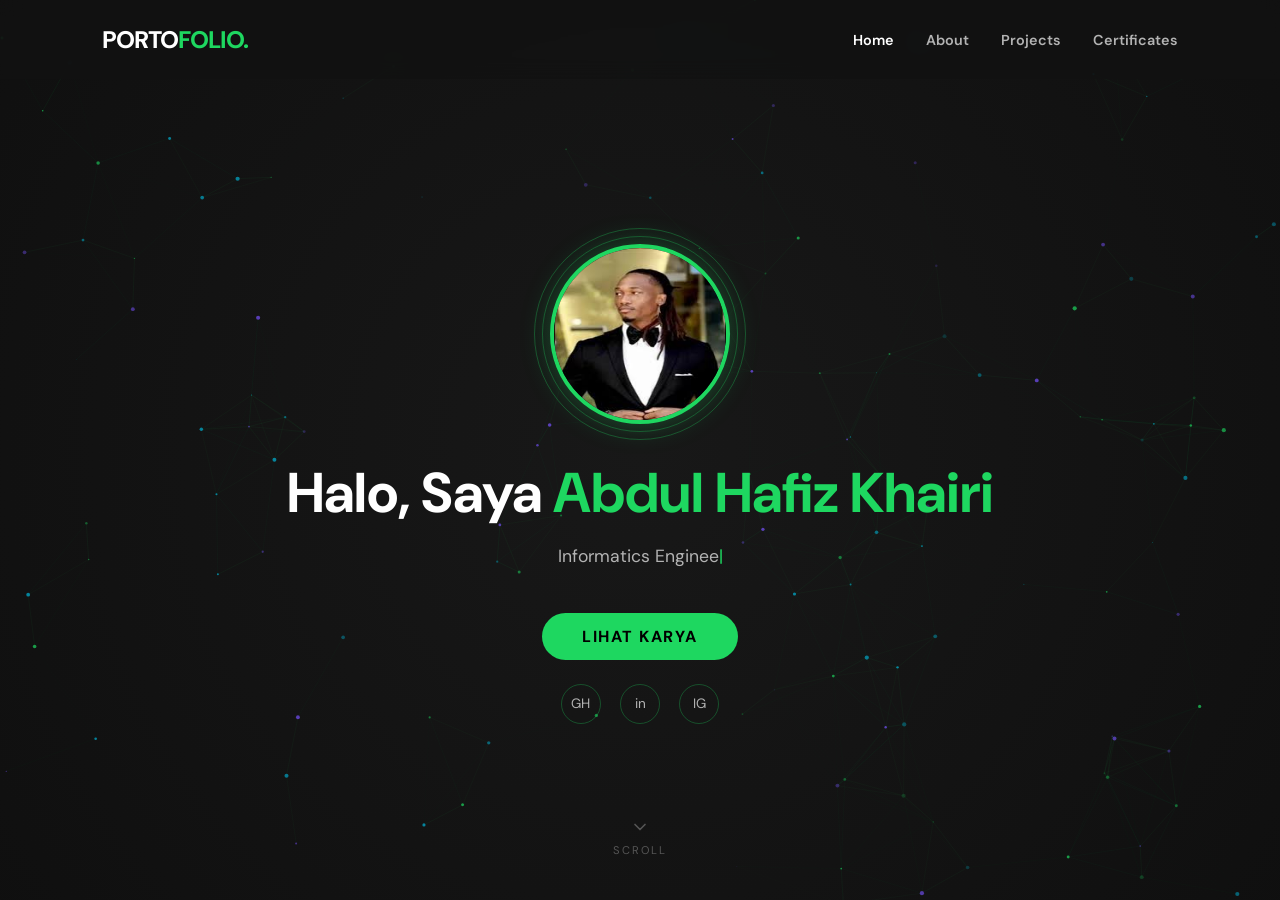
<file: index.html>
<!DOCTYPE html>
<html lang="id">
<head>
    <meta charset="UTF-8">
    <meta name="viewport" content="width=device-width, initial-scale=1.0">
    <title>Abdul Hafiz Khairi | Home</title>
    <link rel="stylesheet" href="assets/css/style.css">
    <link rel="shortcut icon" href="assets/img/favicon.ico" type="image/x-icon">
    <style>
        /* ===== HOME HERO ENHANCEMENTS ===== */
        .hero {
            position: relative;
            z-index: 1;
        }

        .hero-content {
            display: flex;
            flex-direction: column;
            align-items: center;
            animation: heroFadeUp 1s ease both;
        }

        @keyframes heroFadeUp {
            from { opacity: 0; transform: translateY(30px); }
            to   { opacity: 1; transform: translateY(0); }
        }

        /* Typing text */
        #typing-text {
            font-size: 1.1rem;
            color: #b3b3b3;
            min-height: 1.6em;
            margin-bottom: 0.5rem;
        }

        #typing-text::after {
            content: '|';
            animation: blink 0.7s step-end infinite;
            color: var(--primary-green);
        }

        @keyframes blink {
            50% { opacity: 0; }
        }

        /* Scroll indicator */
        .scroll-hint {
            position: absolute;
            bottom: 2rem;
            left: 50%;
            transform: translateX(-50%);
            display: flex;
            flex-direction: column;
            align-items: center;
            gap: 0.4rem;
            color: #555;
            font-size: 0.7rem;
            letter-spacing: 2px;
            text-transform: uppercase;
            animation: scrollBounce 2s ease-in-out infinite;
        }

        .scroll-hint svg {
            width: 20px;
            height: 20px;
            stroke: #555;
        }

        @keyframes scrollBounce {
            0%, 100% { transform: translateX(-50%) translateY(0); }
            50%       { transform: translateX(-50%) translateY(6px); }
        }

        /* Social links */
        .social-links {
            display: flex;
            gap: 1.2rem;
            margin-top: 1.5rem;
        }

        .social-links a {
            width: 40px;
            height: 40px;
            border: 1px solid rgba(30, 215, 96, 0.3);
            border-radius: 50%;
            display: flex;
            align-items: center;
            justify-content: center;
            color: #b3b3b3;
            text-decoration: none;
            font-size: 0.85rem;
            transition: all 0.3s;
        }

        .social-links a:hover {
            border-color: var(--primary-green);
            color: var(--primary-green);
            box-shadow: 0 0 14px rgba(30, 215, 96, 0.3);
            transform: translateY(-3px);
        }

        /* Profile image ring pulse */
        .profile-img-wrap {
            position: relative;
            display: inline-block;
            margin-bottom: 2rem;
        }

        .profile-img-wrap::before,
        .profile-img-wrap::after {
            content: '';
            position: absolute;
            inset: -8px;
            border-radius: 50%;
            border: 1px solid rgba(30, 215, 96, 0.3);
            animation: ringPulse 3s ease-out infinite;
        }

        .profile-img-wrap::after {
            inset: -16px;
            animation-delay: 1.5s;
        }

        @keyframes ringPulse {
            0%   { opacity: 0.6; transform: scale(1); }
            100% { opacity: 0;   transform: scale(1.15); }
        }

        .profile-img {
            display: block;
            margin-bottom: 0;
        }
    </style>
</head>
<body>

    <!-- Page Transition Overlay -->
    <div id="page-transition">
        <div class="pt-panel"></div>
        <div class="pt-panel"></div>
        <div class="pt-panel"></div>
        <div class="pt-panel"></div>
    </div>

    <!-- Particle Canvas -->
    <canvas id="particle-canvas"></canvas>

    <nav>
        <div class="logo">PORTO<span>FOLIO.</span></div>
        <ul>
            <li><a href="index.html" class="active">Home</a></li>
            <li><a href="about.html">About</a></li>
            <li><a href="projects.html">Projects</a></li>
            <li><a href="certificate.html">Certificates</a></li>
        </ul>
        <button class="nav-toggle" id="nav-toggle" aria-label="Toggle menu">
            <span></span><span></span><span></span>
        </button>
    </nav>

    <!-- Mobile Drawer -->
    <div id="nav-backdrop" class="nav-backdrop"></div>
    <div id="nav-drawer" class="nav-drawer">
        <div class="drawer-logo">BIO<span>DATA.</span></div>
        <ul>
            <li><a href="index.html" class="active">Home</a></li>
            <li><a href="about.html">About</a></li>
            <li><a href="projects.html">Projects</a></li>
            <li><a href="certificate.html">Certificates</a></li>
        </ul>
    </div>

    <section class="hero">
        <div class="hero-content">
            <div class="profile-img-wrap">
                <img src="assets/img/profile.jpg" alt="Profile" class="profile-img">
            </div>
            <h1>Halo, Saya <span class="highlight">Abdul Hafiz Khairi</span></h1>
            <p id="typing-text"></p>
            <a href="projects.html" class="btn">Lihat Karya</a>

            <div class="social-links">
                <a href="#" title="GitHub">GH</a>
                <a href="#" title="LinkedIn">in</a>
                <a href="#" title="Instagram">IG</a>
            </div>
        </div>

        <div class="scroll-hint">
            <svg viewBox="0 0 24 24" fill="none" stroke-width="2" stroke-linecap="round" stroke-linejoin="round">
                <polyline points="6 9 12 15 18 9"></polyline>
            </svg>
            scroll
        </div>
    </section>

    <script src="assets/js/script.js"></script>
</body>
</html>
</file>
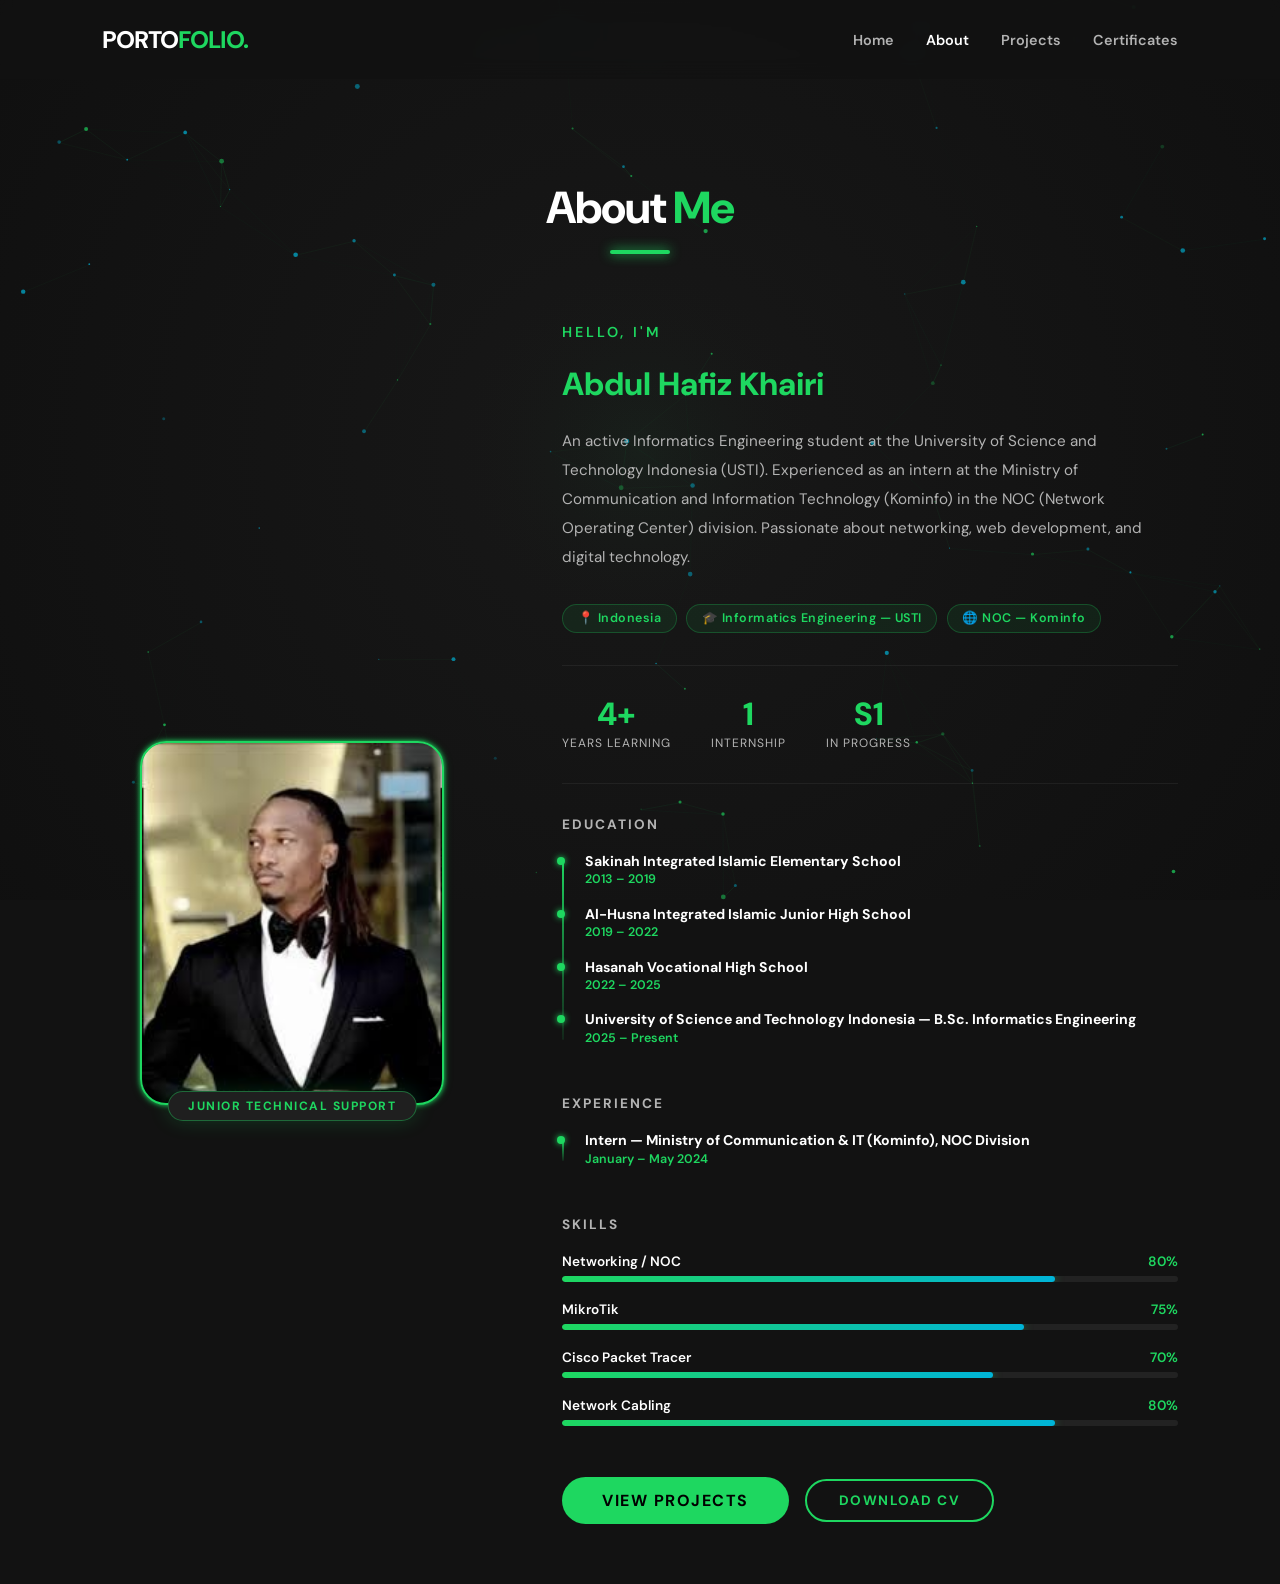
<file: about.html>
<!DOCTYPE html>
<html lang="id">
<head>
    <meta charset="UTF-8">
    <meta name="viewport" content="width=device-width, initial-scale=1.0">
    <title>About | Abdul Hafiz Khairi</title>
    <link rel="stylesheet" href="assets/css/style.css">
    <link rel="shortcut icon" href="assets/img/favicon.ico" type="image/x-icon">
    <style>
        /* ===== PARTICLE CANVAS ===== */
        #about-canvas {
            position: fixed;
            top: 0; left: 0;
            width: 100%; height: 100%;
            z-index: 0;
            pointer-events: none;
        }

        /* ===== PAGE WRAPPER ===== */
        .about-page {
            position: relative;
            z-index: 1;
            min-height: 100vh;
            display: flex;
            flex-direction: column;
            justify-content: center;
            padding: 100px 8% 60px;
        }

        /* ===== SECTION TITLE ===== */
        .section-title {
            text-align: center;
            margin-bottom: 4rem;
        }

        .section-title h2 {
            font-size: 2.8rem;
            font-weight: 800;
            letter-spacing: -1px;
        }

        .section-title .underline {
            display: inline-block;
            width: 60px;
            height: 4px;
            background: var(--primary-green);
            border-radius: 2px;
            margin-top: 0.8rem;
            box-shadow: 0 0 12px var(--primary-green);
        }

        /* ===== ABOUT GRID ===== */
        .about-grid {
            display: grid;
            grid-template-columns: 380px 1fr;
            gap: 5rem;
            align-items: center;
            max-width: 1100px;
            margin: 0 auto;
        }

        /* ===== PHOTO SIDE ===== */
        .about-photo-side {
            display: flex;
            justify-content: center;
            align-items: center;
        }

        .photo-frame {
            position: relative;
            width: 300px;
            height: 360px;
        }

        /* Glowing border decoration */
        .photo-frame::before {
            content: '';
            position: absolute;
            inset: -2px;
            border-radius: 26px;
            border: 2px solid var(--primary-green);
            box-shadow: 0 0 5px var(--primary-green), 0 0 10px rgba(30, 215, 96, 0.25);
            animation: neonPulse 2.5s ease-in-out infinite;
            z-index: 2;
            pointer-events: none;
        }

        @keyframes neonPulse {
            0%, 100% {
                box-shadow: 0 0 4px var(--primary-green), 0 0 8px rgba(30, 215, 96, 0.2);
            }
            50% {
                box-shadow: 0 0 7px var(--primary-green), 0 0 14px rgba(30, 215, 96, 0.35);
            }
        }

        .about-img {
            width: 100%;
            height: 100%;
            object-fit: cover;
            object-position: center top;
            border-radius: 22px;
            display: block;
            filter: grayscale(30%);
            transition: filter 0.5s ease, transform 0.5s ease;
        }

        .photo-frame:hover .about-img {
            filter: grayscale(0%);
            transform: scale(1.02);
        }

        /* Badge floating */
        .photo-badge {
            position: absolute;
            bottom: -18px;
            left: 50%;
            transform: translateX(-50%);
            background: #1f1f1f;
            border: 1px solid rgba(30, 215, 96, 0.4);
            color: var(--primary-green);
            font-size: 0.75rem;
            font-weight: 700;
            letter-spacing: 1.5px;
            text-transform: uppercase;
            padding: 0.4rem 1.2rem;
            border-radius: 500px;
            white-space: nowrap;
            box-shadow: 0 0 20px rgba(30, 215, 96, 0.2);
            z-index: 3;
        }

        /* ===== TEXT SIDE ===== */
        .about-text-side {
            display: flex;
            flex-direction: column;
            gap: 1.5rem;
        }

        .about-text-side .greeting {
            font-size: 0.9rem;
            font-weight: 600;
            letter-spacing: 3px;
            text-transform: uppercase;
            color: var(--primary-green);
        }

        .about-text-side h3 {
            font-size: 2rem;
            font-weight: 800;
            line-height: 1.2;
        }

        .about-text-side p {
            color: #b3b3b3;
            line-height: 1.9;
            font-size: 0.95rem;
        }

        /* Info chips */
        .info-chips {
            display: flex;
            flex-wrap: wrap;
            gap: 0.6rem;
            margin-top: 0.5rem;
        }

        .chip {
            background: rgba(30, 215, 96, 0.08);
            border: 1px solid rgba(30, 215, 96, 0.25);
            color: var(--primary-green);
            font-size: 0.78rem;
            font-weight: 600;
            padding: 0.35rem 0.9rem;
            border-radius: 500px;
            letter-spacing: 0.5px;
        }

        /* ===== SKILL BARS ===== */
        .skills-section {
            margin-top: 0.5rem;
        }

        .skills-section h4 {
            font-size: 0.85rem;
            font-weight: 700;
            letter-spacing: 2px;
            text-transform: uppercase;
            color: #b3b3b3;
            margin-bottom: 1.2rem;
        }

        .skill-item {
            margin-bottom: 1.2rem;
        }

        .skill-info {
            display: flex;
            justify-content: space-between;
            margin-bottom: 6px;
            font-size: 0.85rem;
            font-weight: 600;
        }

        .skill-info span:last-child {
            color: var(--primary-green);
        }

        .skill-bar {
            width: 100%;
            height: 6px;
            background: rgba(255,255,255,0.07);
            border-radius: 10px;
            overflow: hidden;
        }

        .skill-per {
            height: 100%;
            background: linear-gradient(90deg, var(--primary-green), #00b4d8);
            width: 0;
            border-radius: 10px;
            transition: width 1.6s cubic-bezier(0.1, 0, 0.2, 1);
            box-shadow: 0 0 10px rgba(30, 215, 96, 0.5);
        }

        /* CTA Button */
        .about-cta {
            display: flex;
            gap: 1rem;
            margin-top: 0.5rem;
            flex-wrap: wrap;
            align-items: center;
        }

        /* Reset margin-top dari .btn global saat di dalam about-cta */
        .about-cta .btn {
            margin-top: 0;
        }

        .btn-outline {
            display: inline-block;
            border: 2px solid var(--primary-green);
            color: var(--primary-green);
            padding: 0.7rem 2rem;
            border-radius: 500px;
            text-decoration: none;
            font-weight: 700;
            font-size: 0.85rem;
            text-transform: uppercase;
            letter-spacing: 1.5px;
            transition: background 0.3s, color 0.3s, transform 0.3s;
        }

        .btn-outline:hover {
            background: var(--primary-green);
            color: #000;
            transform: scale(1.04);
        }

        /* ===== STATS ROW ===== */
        .stats-row {
            display: flex;
            gap: 2.5rem;
            padding: 2rem 0;
            border-top: 1px solid rgba(255,255,255,0.06);
            border-bottom: 1px solid rgba(255,255,255,0.06);
            margin-top: 0.5rem;
        }

        .stat-item {
            text-align: center;
        }

        .stat-item .num {
            font-size: 2rem;
            font-weight: 800;
            color: var(--primary-green);
            line-height: 1;
        }

        .stat-item .label {
            font-size: 0.75rem;
            color: #b3b3b3;
            margin-top: 0.3rem;
            letter-spacing: 1px;
            text-transform: uppercase;
        }

        /* ===== TIMELINE ===== */
        .timeline-section {
            margin-top: 0.5rem;
        }

        .timeline-section h4 {
            font-size: 0.85rem;
            font-weight: 700;
            letter-spacing: 2px;
            text-transform: uppercase;
            color: #b3b3b3;
            margin-bottom: 1.2rem;
        }

        .timeline {
            position: relative;
            padding-left: 1.4rem;
        }

        .timeline::before {
            content: '';
            position: absolute;
            left: 0;
            top: 6px;
            bottom: 6px;
            width: 2px;
            background: linear-gradient(to bottom, var(--primary-green), rgba(30,215,96,0.1));
            border-radius: 2px;
        }

        .tl-item {
            position: relative;
            margin-bottom: 1.1rem;
        }

        .tl-item::before {
            content: '';
            position: absolute;
            left: -1.75rem;
            top: 5px;
            width: 8px;
            height: 8px;
            border-radius: 50%;
            background: var(--primary-green);
            box-shadow: 0 0 6px var(--primary-green);
        }

        .tl-title {
            font-size: 0.88rem;
            font-weight: 700;
            color: #fff;
            line-height: 1.3;
        }

        .tl-sub {
            font-size: 0.78rem;
            color: var(--primary-green);
            font-weight: 600;
            margin-top: 1px;
        }

        /* ===== RESPONSIVE ===== */
        @media (max-width: 900px) {
            .about-grid {
                grid-template-columns: 1fr;
                gap: 3rem;
            }
            .about-photo-side {
                justify-content: center;
            }
            .about-text-side {
                text-align: center;
            }
            .info-chips, .about-cta, .stats-row {
                justify-content: center;
            }
        }

        @media (max-width: 480px) {
            .photo-frame { width: 240px; height: 290px; }
            .about-text-side h3 { font-size: 1.6rem; }
        }
    </style>
</head>
<body>

    <!-- Page Transition Overlay -->
    <div id="page-transition">
        <div class="pt-panel"></div>
        <div class="pt-panel"></div>
        <div class="pt-panel"></div>
        <div class="pt-panel"></div>
    </div>

    <!-- Particle Canvas -->
    <canvas id="about-canvas"></canvas>

    <nav>
        <div class="logo">PORTO<span>FOLIO.</span></div>
        <ul>
            <li><a href="index.html">Home</a></li>
            <li><a href="about.html" class="active">About</a></li>
            <li><a href="projects.html">Projects</a></li>
            <li><a href="certificate.html">Certificates</a></li>
        </ul>
    </nav>

    <div class="about-page">

        <div class="section-title">
            <h2>About <span class="highlight">Me</span></h2>
            <div class="underline"></div>
        </div>

        <div class="about-grid">

            <!-- FOTO -->
            <div class="about-photo-side">
                <div class="photo-frame">
                    <img src="assets/img/profile.jpg" alt="Profile Photo" class="about-img">
                    <span class="photo-badge">Junior Technical Support</span>
                </div>
            </div>

            <!-- TEKS -->
            <div class="about-text-side">
                <span class="greeting">Hello, I'm</span>
                <h3><span class="highlight">Abdul Hafiz Khairi</span></h3>
                <p>
                    An active Informatics Engineering student at the University of Science and Technology Indonesia (USTI).
                    Experienced as an intern at the Ministry of Communication and Information Technology (Kominfo)
                    in the NOC (Network Operating Center) division.
                    Passionate about networking, web development, and digital technology.
                </p>

                <div class="info-chips">
                    <span class="chip">📍 Indonesia</span>
                    <span class="chip">🎓 Informatics Engineering — USTI</span>
                    <span class="chip">🌐 NOC — Kominfo</span>
                </div>

                <div class="stats-row">
                    <div class="stat-item">
                        <div class="num">4+</div>
                        <div class="label">Years Learning</div>
                    </div>
                    <div class="stat-item">
                        <div class="num">1</div>
                        <div class="label">Internship</div>
                    </div>
                    <div class="stat-item">
                        <div class="num">S1</div>
                        <div class="label">In Progress</div>
                    </div>
                </div>

                <!-- RIWAYAT PENDIDIKAN -->
                <div class="timeline-section">
                    <h4>Education</h4>
                    <div class="timeline">
                        <div class="tl-item">
                            <div class="tl-title">Sakinah Integrated Islamic Elementary School</div>
                            <div class="tl-sub">2013 – 2019</div>
                        </div>
                        <div class="tl-item">
                            <div class="tl-title">Al-Husna Integrated Islamic Junior High School</div>
                            <div class="tl-sub">2019 – 2022</div>
                        </div>
                        <div class="tl-item">
                            <div class="tl-title">Hasanah Vocational High School</div>
                            <div class="tl-sub">2022 – 2025</div>
                        </div>
                        <div class="tl-item">
                            <div class="tl-title">University of Science and Technology Indonesia — B.Sc. Informatics Engineering</div>
                            <div class="tl-sub">2025 – Present</div>
                        </div>
                    </div>
                </div>

                <!-- PENGALAMAN -->
                <div class="timeline-section">
                    <h4>Experience</h4>
                    <div class="timeline">
                        <div class="tl-item">
                            <div class="tl-title">Intern — Ministry of Communication & IT (Kominfo), NOC Division</div>
                            <div class="tl-sub">January – May 2024</div>
                        </div>
                    </div>
                </div>

                <div class="skills-section">
                    <h4>Skills</h4>
                    <div class="skill-item">
                        <div class="skill-info"><span>Networking / NOC</span><span>80%</span></div>
                        <div class="skill-bar"><div class="skill-per" data-width="80"></div></div>
                    </div>
                    <div class="skill-item">
                        <div class="skill-info"><span>MikroTik</span><span>75%</span></div>
                        <div class="skill-bar"><div class="skill-per" data-width="75"></div></div>
                    </div>
                    <div class="skill-item">
                        <div class="skill-info"><span>Cisco Packet Tracer</span><span>70%</span></div>
                        <div class="skill-bar"><div class="skill-per" data-width="70"></div></div>
                    </div>
                    <div class="skill-item">
                        <div class="skill-info"><span>Network Cabling</span><span>80%</span></div>
                        <div class="skill-bar"><div class="skill-per" data-width="80"></div></div>
                    </div>
                </div>

                <div class="about-cta">
                    <a href="projects.html" class="btn">View Projects</a>
                    <a href="#" class="btn-outline">Download CV</a>
                </div>
            </div>

        </div>
    </div>

    <script src="assets/js/script.js"></script>
</body>
</html>
</file>
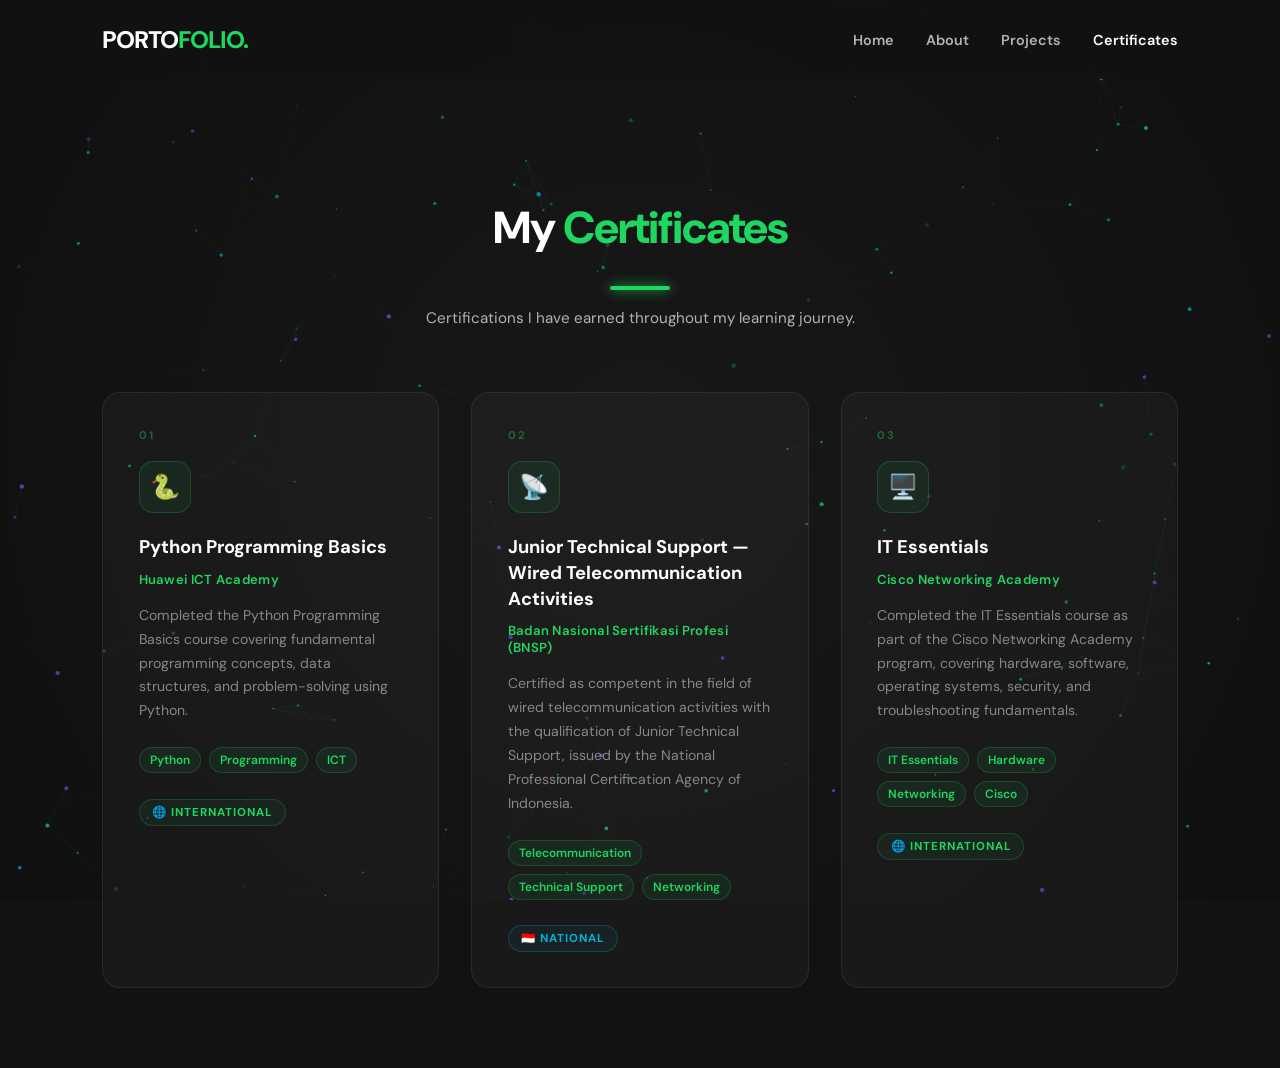
<file: certificate.html>
<!DOCTYPE html>
<html lang="en">
<head>
    <meta charset="UTF-8">
    <meta name="viewport" content="width=device-width, initial-scale=1.0">
    <title>Certificates | Abdul Hafiz Khairi</title>
    <link rel="stylesheet" href="assets/css/style.css">
    <link rel="shortcut icon" href="assets/img/favicon.ico" type="image/x-icon">
    <style>
        /* ===== CERTIFICATES PAGE ===== */
        .cert-page {
            position: relative;
            z-index: 1;
            padding: 120px 8% 80px;
        }

        .page-header {
            text-align: center;
            margin-bottom: 4rem;
            animation: fadeUp 0.8s ease both;
        }

        .page-header h1 {
            font-size: 2.8rem;
            font-weight: 800;
            letter-spacing: -1px;
        }

        .page-header p {
            color: #b3b3b3;
            margin-top: 0.8rem;
            font-size: 0.95rem;
        }

        .header-underline {
            display: inline-block;
            width: 60px;
            height: 4px;
            background: var(--primary-green);
            border-radius: 2px;
            margin-top: 0.8rem;
            box-shadow: 0 0 12px var(--primary-green);
        }

        /* ===== CERT GRID ===== */
        .cert-grid {
            display: grid;
            grid-template-columns: repeat(auto-fill, minmax(320px, 1fr));
            gap: 2rem;
            max-width: 1100px;
            margin: 0 auto;
        }

        /* ===== CERT CARD ===== */
        .cert-card {
            background: rgba(255,255,255,0.03);
            border: 1px solid rgba(255,255,255,0.07);
            border-radius: 18px;
            padding: 2.2rem;
            position: relative;
            overflow: hidden;
            opacity: 0;
            transform: translateY(24px);
            transition: border-color 0.3s, box-shadow 0.3s, transform 0.4s cubic-bezier(0.175, 0.885, 0.32, 1.275);
        }

        .cert-card.visible {
            opacity: 1;
            transform: translateY(0);
            transition: opacity 0.6s ease, transform 0.6s ease,
                        border-color 0.3s, box-shadow 0.3s;
        }

        /* Corner glow on hover */
        .cert-card::before {
            content: '';
            position: absolute;
            top: -60px; left: -60px;
            width: 180px; height: 180px;
            background: radial-gradient(circle, rgba(30,215,96,0.1) 0%, transparent 70%);
            opacity: 0;
            transition: opacity 0.4s;
            pointer-events: none;
        }

        .cert-card:hover::before { opacity: 1; }

        .cert-card:hover {
            transform: translateY(-8px);
            border-color: rgba(30, 215, 96, 0.4);
            box-shadow: 0 16px 40px rgba(30, 215, 96, 0.08);
        }

        /* Card number */
        .cert-num {
            font-size: 0.7rem;
            font-weight: 700;
            letter-spacing: 2px;
            color: rgba(30, 215, 96, 0.4);
            margin-bottom: 1.2rem;
            text-transform: uppercase;
        }

        /* Icon badge */
        .cert-icon {
            width: 52px;
            height: 52px;
            border-radius: 14px;
            background: rgba(30, 215, 96, 0.08);
            border: 1px solid rgba(30, 215, 96, 0.2);
            display: flex;
            align-items: center;
            justify-content: center;
            font-size: 1.5rem;
            margin-bottom: 1.4rem;
        }

        .cert-card h3 {
            color: #fff;
            font-size: 1.15rem;
            font-weight: 700;
            line-height: 1.4;
            margin-bottom: 0.6rem;
        }

        .cert-issuer {
            font-size: 0.82rem;
            font-weight: 600;
            color: var(--primary-green);
            margin-bottom: 1rem;
            letter-spacing: 0.3px;
        }

        .cert-desc {
            color: #888;
            font-size: 0.88rem;
            line-height: 1.7;
            margin-bottom: 1.5rem;
        }

        /* Tags */
        .cert-tags {
            display: flex;
            flex-wrap: wrap;
            gap: 8px;
            margin-bottom: 1.6rem;
        }

        .cert-tag {
            background: rgba(30, 215, 96, 0.08);
            color: var(--primary-green);
            padding: 4px 10px;
            border-radius: 500px;
            font-size: 0.75rem;
            font-weight: 600;
            border: 1px solid rgba(30, 215, 96, 0.2);
        }

        /* International badge */
        .cert-badge {
            display: inline-flex;
            align-items: center;
            gap: 0.4rem;
            background: rgba(30, 215, 96, 0.06);
            border: 1px solid rgba(30, 215, 96, 0.2);
            color: var(--primary-green);
            font-size: 0.72rem;
            font-weight: 700;
            letter-spacing: 1px;
            text-transform: uppercase;
            padding: 0.3rem 0.8rem;
            border-radius: 500px;
        }

        .cert-badge.national {
            background: rgba(0, 180, 216, 0.06);
            border-color: rgba(0, 180, 216, 0.25);
            color: #00b4d8;
        }

        @keyframes fadeUp {
            from { opacity: 0; transform: translateY(20px); }
            to   { opacity: 1; transform: translateY(0); }
        }

        @media (max-width: 600px) {
            .page-header h1 { font-size: 2rem; }
            .cert-grid { grid-template-columns: 1fr; }
        }
    </style>
</head>
<body>

    <!-- Page Transition Overlay -->
    <div id="page-transition">
        <div class="pt-panel"></div>
        <div class="pt-panel"></div>
        <div class="pt-panel"></div>
        <div class="pt-panel"></div>
    </div>

    <!-- Particle Canvas -->
    <canvas id="particle-canvas"></canvas>

    <nav>
        <div class="logo">PORTO<span>FOLIO.</span></div>
        <ul>
            <li><a href="index.html">Home</a></li>
            <li><a href="about.html">About</a></li>
            <li><a href="projects.html">Projects</a></li>
            <li><a href="certificate.html" class="active">Certificates</a></li>
        </ul>
        <button class="nav-toggle" id="nav-toggle" aria-label="Toggle menu">
            <span></span><span></span><span></span>
        </button>
    </nav>

    <!-- Mobile Drawer -->
    <div id="nav-backdrop" class="nav-backdrop"></div>
    <div id="nav-drawer" class="nav-drawer">
        <div class="drawer-logo">BIO<span>DATA.</span></div>
        <ul>
            <li><a href="index.html">Home</a></li>
            <li><a href="about.html">About</a></li>
            <li><a href="projects.html">Projects</a></li>
            <li><a href="certificate.html" class="active">Certificates</a></li>
        </ul>
    </div>

    <main class="cert-page">

        <div class="page-header">
            <h1>My <span class="highlight">Certificates</span></h1>
            <div class="header-underline"></div>
            <p>Certifications I have earned throughout my learning journey.</p>
        </div>

        <div class="cert-grid">

            <!-- CERT 1 -->
            <div class="cert-card">
                <div class="cert-num">01</div>
                <div class="cert-icon">🐍</div>
                <h3>Python Programming Basics</h3>
                <div class="cert-issuer">Huawei ICT Academy</div>
                <p class="cert-desc">
                    Completed the Python Programming Basics course covering fundamental programming
                    concepts, data structures, and problem-solving using Python.
                </p>
                <div class="cert-tags">
                    <span class="cert-tag">Python</span>
                    <span class="cert-tag">Programming</span>
                    <span class="cert-tag">ICT</span>
                </div>
                <span class="cert-badge">🌐 International</span>
            </div>

            <!-- CERT 2 -->
            <div class="cert-card">
                <div class="cert-num">02</div>
                <div class="cert-icon">📡</div>
                <h3>Junior Technical Support — Wired Telecommunication Activities</h3>
                <div class="cert-issuer">Badan Nasional Sertifikasi Profesi (BNSP)</div>
                <p class="cert-desc">
                    Certified as competent in the field of wired telecommunication activities
                    with the qualification of Junior Technical Support, issued by the National
                    Professional Certification Agency of Indonesia.
                </p>
                <div class="cert-tags">
                    <span class="cert-tag">Telecommunication</span>
                    <span class="cert-tag">Technical Support</span>
                    <span class="cert-tag">Networking</span>
                </div>
                <span class="cert-badge national">🇮🇩 National</span>
            </div>

            <!-- CERT 3 -->
            <div class="cert-card">
                <div class="cert-num">03</div>
                <div class="cert-icon">🖥️</div>
                <h3>IT Essentials</h3>
                <div class="cert-issuer">Cisco Networking Academy</div>
                <p class="cert-desc">
                    Completed the IT Essentials course as part of the Cisco Networking Academy program,
                    covering hardware, software, operating systems, security, and troubleshooting fundamentals.
                </p>
                <div class="cert-tags">
                    <span class="cert-tag">IT Essentials</span>
                    <span class="cert-tag">Hardware</span>
                    <span class="cert-tag">Networking</span>
                    <span class="cert-tag">Cisco</span>
                </div>
                <span class="cert-badge">🌐 International</span>
            </div>

        </div>
    </main>

    <script src="assets/js/script.js"></script>
    <script>
        // Staggered card entrance
        const cards = document.querySelectorAll('.cert-card');
        const observer = new IntersectionObserver((entries) => {
            entries.forEach(entry => {
                if (entry.isIntersecting) {
                    const idx = Array.from(cards).indexOf(entry.target);
                    setTimeout(() => entry.target.classList.add('visible'), 100 * idx);
                    observer.unobserve(entry.target);
                }
            });
        }, { threshold: 0.1 });

        cards.forEach(card => observer.observe(card));
    </script>
</body>
</html>
</file>
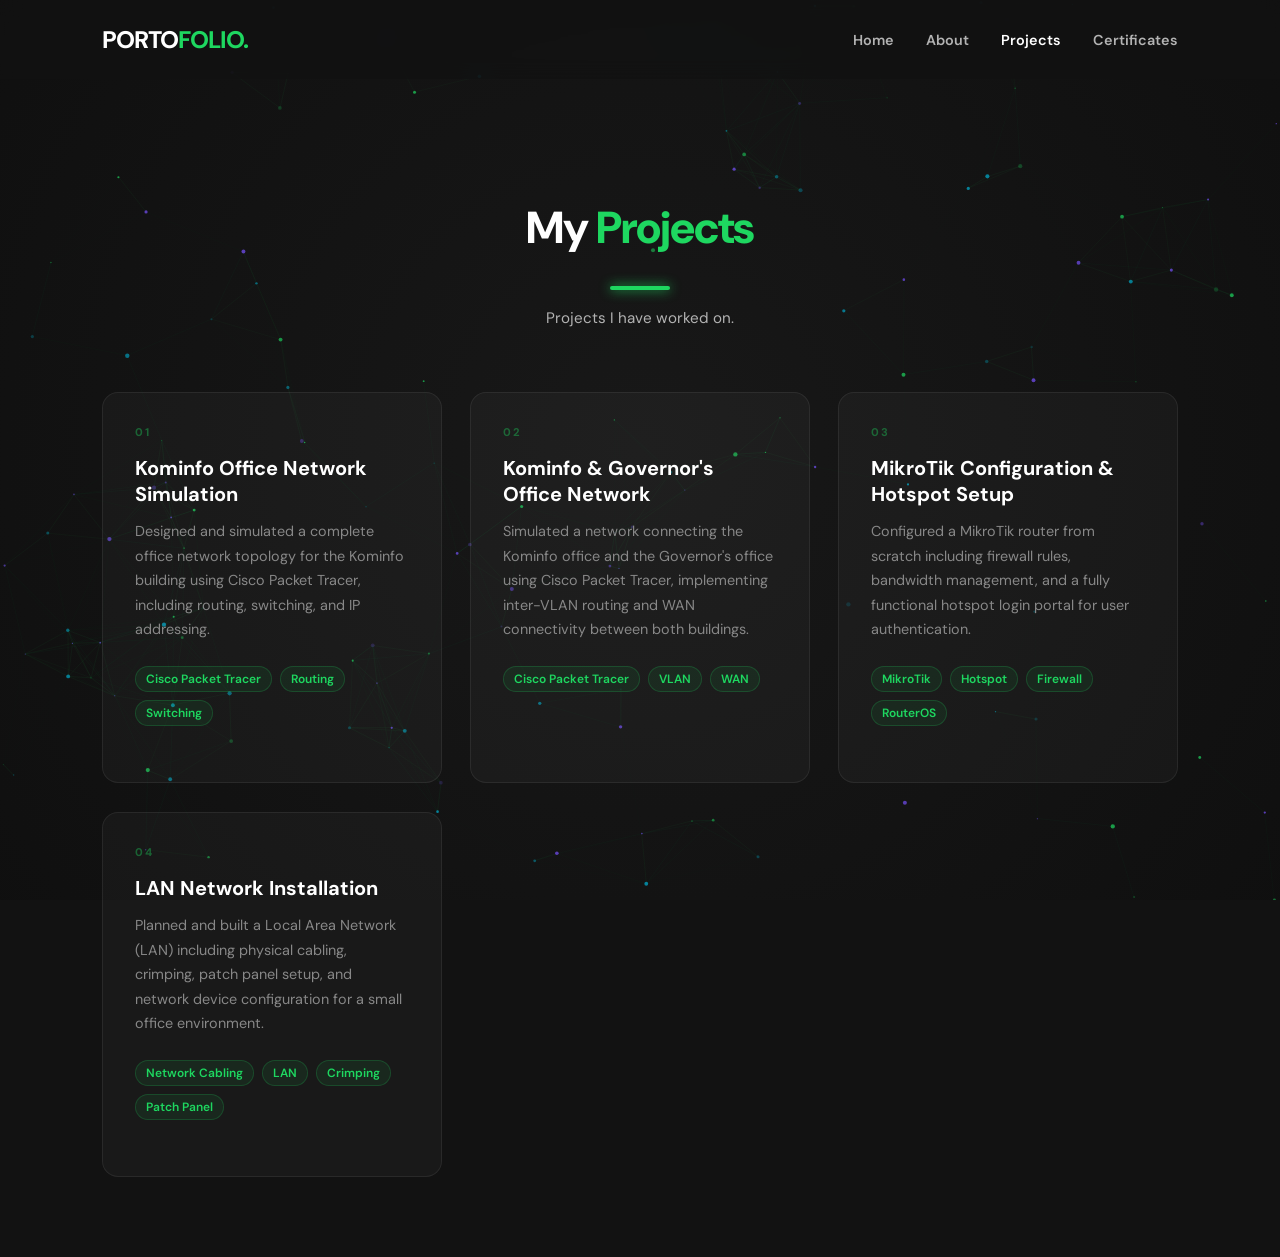
<file: projects.html>
<!DOCTYPE html>
<html lang="id">
<head>
    <meta charset="UTF-8">
    <meta name="viewport" content="width=device-width, initial-scale=1.0">
    <title>Projects | Abdul Hafiz Khairi</title>
    <link rel="stylesheet" href="assets/css/style.css">
    <link rel="shortcut icon" href="assets/img/favicon.ico" type="image/x-icon">
    <style>
        /* ===== PROJECTS PAGE ===== */
        .projects-page {
            position: relative;
            z-index: 1;
            padding: 120px 8% 80px;
        }

        .page-header {
            text-align: center;
            margin-bottom: 4rem;
            animation: fadeUp 0.8s ease both;
        }

        .page-header h1 {
            font-size: 2.8rem;
            font-weight: 800;
            letter-spacing: -1px;
        }

        .page-header p {
            color: #b3b3b3;
            margin-top: 0.8rem;
            font-size: 0.95rem;
        }

        .header-underline {
            display: inline-block;
            width: 60px;
            height: 4px;
            background: var(--primary-green);
            border-radius: 2px;
            margin-top: 0.8rem;
            box-shadow: 0 0 12px var(--primary-green);
        }

        /* Filter tabs */
        .filter-tabs {
            display: flex;
            justify-content: center;
            gap: 0.6rem;
            margin-bottom: 3rem;
            flex-wrap: wrap;
            animation: fadeUp 0.8s 0.1s ease both;
        }

        .filter-btn {
            background: transparent;
            border: 1px solid rgba(255,255,255,0.1);
            color: #b3b3b3;
            padding: 0.45rem 1.2rem;
            border-radius: 500px;
            font-size: 0.8rem;
            font-weight: 600;
            cursor: pointer;
            transition: all 0.3s;
            letter-spacing: 0.5px;
        }

        .filter-btn:hover,
        .filter-btn.active {
            background: var(--primary-green);
            border-color: var(--primary-green);
            color: #000;
        }

        /* Project grid */
        .project-grid {
            display: grid;
            grid-template-columns: repeat(auto-fill, minmax(300px, 1fr));
            gap: 1.8rem;
        }

        .project-card {
            background: rgba(255,255,255,0.03);
            border: 1px solid rgba(255,255,255,0.07);
            border-radius: 16px;
            padding: 2rem;
            position: relative;
            overflow: hidden;
            transition: transform 0.4s cubic-bezier(0.175, 0.885, 0.32, 1.275),
                        border-color 0.3s, box-shadow 0.3s;
            opacity: 0;
            transform: translateY(24px);
        }

        .project-card.visible {
            opacity: 1;
            transform: translateY(0);
            transition: opacity 0.6s ease, transform 0.6s ease,
                        border-color 0.3s, box-shadow 0.3s;
        }

        /* Glow top-left corner on hover */
        .project-card::before {
            content: '';
            position: absolute;
            top: -60px; left: -60px;
            width: 160px; height: 160px;
            background: radial-gradient(circle, rgba(30,215,96,0.12) 0%, transparent 70%);
            opacity: 0;
            transition: opacity 0.4s;
            pointer-events: none;
        }

        .project-card:hover::before { opacity: 1; }

        .project-card:hover {
            transform: translateY(-8px);
            border-color: rgba(30, 215, 96, 0.4);
            box-shadow: 0 16px 40px rgba(30, 215, 96, 0.08);
        }

        /* Card number */
        .card-num {
            font-size: 0.7rem;
            font-weight: 700;
            letter-spacing: 2px;
            color: rgba(30, 215, 96, 0.4);
            margin-bottom: 1rem;
        }

        .project-card h3 {
            color: #fff;
            margin-bottom: 0.8rem;
            font-size: 1.25rem;
            font-weight: 700;
        }

        .project-card p {
            color: #888;
            line-height: 1.7;
            margin-bottom: 1.5rem;
            font-size: 0.9rem;
        }

        .tech-stack {
            display: flex;
            flex-wrap: wrap;
            gap: 8px;
            margin-bottom: 1.5rem;
        }

        .tech-tag {
            background: rgba(30, 215, 96, 0.08);
            color: var(--primary-green);
            padding: 4px 10px;
            border-radius: 500px;
            font-size: 0.75rem;
            font-weight: 600;
            border: 1px solid rgba(30, 215, 96, 0.2);
        }

        .card-links {
            display: flex;
            gap: 0.8rem;
        }

        .card-link {
            font-size: 0.78rem;
            font-weight: 700;
            letter-spacing: 1px;
            text-transform: uppercase;
            text-decoration: none;
            color: var(--primary-green);
            border-bottom: 1px solid rgba(30,215,96,0.3);
            padding-bottom: 1px;
            transition: border-color 0.3s;
        }

        .card-link:hover { border-color: var(--primary-green); }

        .card-link.secondary {
            color: #888;
            border-color: rgba(255,255,255,0.1);
        }

        .card-link.secondary:hover { color: #fff; border-color: #fff; }

        /* Card hide/show saat filter */
        .project-card.hidden {
            display: none;
        }

        @keyframes fadeUp {
            from { opacity: 0; transform: translateY(20px); }
            to   { opacity: 1; transform: translateY(0); }
        }

        @media (max-width: 600px) {
            .page-header h1 { font-size: 2rem; }
        }
    </style>
</head>
<body>

    <!-- Page Transition Overlay -->
    <div id="page-transition">
        <div class="pt-panel"></div>
        <div class="pt-panel"></div>
        <div class="pt-panel"></div>
        <div class="pt-panel"></div>
    </div>

    <!-- Particle Canvas -->
    <canvas id="particle-canvas"></canvas>

    <nav>
        <div class="logo">PORTO<span>FOLIO.</span></div>
        <ul>
            <li><a href="index.html">Home</a></li>
            <li><a href="about.html">About</a></li>
            <li><a href="projects.html" class="active">Projects</a></li>
            <li><a href="certificate.html">Certificates</a></li>
        </ul>
        <button class="nav-toggle" id="nav-toggle" aria-label="Toggle menu">
            <span></span><span></span><span></span>
        </button>
    </nav>

    <!-- Mobile Drawer -->
    <div id="nav-backdrop" class="nav-backdrop"></div>
    <div id="nav-drawer" class="nav-drawer">
        <div class="drawer-logo">BIO<span>DATA.</span></div>
        <ul>
            <li><a href="index.html">Home</a></li>
            <li><a href="about.html">About</a></li>
            <li><a href="projects.html" class="active">Projects</a></li>
            <li><a href="certificate.html">Certificates</a></li>
        </ul>
    </div>

    <main class="projects-page">

        <div class="page-header">
            <h1>My <span class="highlight">Projects</span></h1>
            <div class="header-underline"></div>
            <p>Projects I have worked on.</p>
        </div>

        <div class="filter-tabs" style="display:none;"></div>

        <div class="project-grid" id="project-container">

            <div class="project-card visible">
                <div class="card-num">01</div>
                <h3>Kominfo Office Network Simulation</h3>
                <p>Designed and simulated a complete office network topology for the Kominfo building using Cisco Packet Tracer, including routing, switching, and IP addressing.</p>
                <div class="tech-stack">
                    <span class="tech-tag">Cisco Packet Tracer</span>
                    <span class="tech-tag">Routing</span>
                    <span class="tech-tag">Switching</span>
                </div>
            </div>

            <div class="project-card visible">
                <div class="card-num">02</div>
                <h3>Kominfo & Governor's Office Network</h3>
                <p>Simulated a network connecting the Kominfo office and the Governor's office using Cisco Packet Tracer, implementing inter-VLAN routing and WAN connectivity between both buildings.</p>
                <div class="tech-stack">
                    <span class="tech-tag">Cisco Packet Tracer</span>
                    <span class="tech-tag">VLAN</span>
                    <span class="tech-tag">WAN</span>
                </div>
            </div>

            <div class="project-card visible">
                <div class="card-num">03</div>
                <h3>MikroTik Configuration & Hotspot Setup</h3>
                <p>Configured a MikroTik router from scratch including firewall rules, bandwidth management, and a fully functional hotspot login portal for user authentication.</p>
                <div class="tech-stack">
                    <span class="tech-tag">MikroTik</span>
                    <span class="tech-tag">Hotspot</span>
                    <span class="tech-tag">Firewall</span>
                    <span class="tech-tag">RouterOS</span>
                </div>
            </div>

            <div class="project-card visible">
                <div class="card-num">04</div>
                <h3>LAN Network Installation</h3>
                <p>Planned and built a Local Area Network (LAN) including physical cabling, crimping, patch panel setup, and network device configuration for a small office environment.</p>
                <div class="tech-stack">
                    <span class="tech-tag">Network Cabling</span>
                    <span class="tech-tag">LAN</span>
                    <span class="tech-tag">Crimping</span>
                    <span class="tech-tag">Patch Panel</span>
                </div>
            </div>

        </div>
    </main>

    <script src="assets/js/script.js"></script>
    <script>
        // ===== FILTER LOGIC =====
        const filterBtns = document.querySelectorAll('.filter-btn');
        const allCards   = document.querySelectorAll('.project-card');

        function applyFilter(category) {
            allCards.forEach(card => {
                const match = category === 'all' || card.dataset.category === category;

                if (match) {
                    card.classList.remove('hidden');
                    // Re-trigger entrance animation
                    card.classList.remove('visible');
                    void card.offsetWidth; // reflow
                    card.classList.add('visible');
                } else {
                    card.classList.remove('visible');
                    card.classList.add('hidden');
                }
            });
        }

        filterBtns.forEach(btn => {
            btn.addEventListener('click', () => {
                filterBtns.forEach(b => b.classList.remove('active'));
                btn.classList.add('active');
                applyFilter(btn.textContent.trim().toLowerCase());
            });
        });

        // ===== ENTRANCE ANIMATION (IntersectionObserver) =====
        const observer = new IntersectionObserver((entries) => {
            entries.forEach(entry => {
                if (entry.isIntersecting && !entry.target.classList.contains('hidden')) {
                    const idx = Array.from(allCards).indexOf(entry.target);
                    setTimeout(() => {
                        entry.target.classList.add('visible');
                    }, 80 * idx);
                    observer.unobserve(entry.target);
                }
            });
        }, { threshold: 0.1 });

        allCards.forEach(card => observer.observe(card));
    </script>
</body>
</html>
</file>
<file: assets/css/style.css>
@import url('https://fonts.googleapis.com/css2?family=DM+Sans:ital,opsz,wght@0,9..40,300;0,9..40,400;0,9..40,500;0,9..40,600;0,9..40,700;0,9..40,800;1,9..40,400&display=swap');

:root {
    --bg-deep: #121212;
    --bg-surface: #181818;
    --bg-elevated: #1f1f1f;
    --primary-green: #1ed760;
    --text-main: #ffffff;
    --text-muted: #b3b3b3;
    --shadow-heavy: rgba(0,0,0,0.5) 0px 8px 24px;
}

* {
    margin: 0;
    padding: 0;
    box-sizing: border-box;
    font-family: 'DM Sans', -apple-system, BlinkMacSystemFont, sans-serif;
}

body {
    background-color: var(--bg-deep);
    color: var(--text-main);
    overflow-x: hidden;
    min-height: 100vh;
}

/* Background Canvas — shared across all pages */
#particle-canvas {
    position: fixed;
    top: 0;
    left: 0;
    width: 100%;
    height: 100%;
    z-index: 0;
    pointer-events: none;
    background: #0c0c0c;
}

/* Ensure all page content sits above canvas */
nav, section, main, .about-page, .projects-page {
    position: relative;
    z-index: 1;
}

/* Navigation */
nav {
    display: flex;
    justify-content: space-between;
    align-items: center;
    padding: 1.5rem 8%;
    position: sticky;
    top: 0;
    z-index: 201;
    background: rgba(18, 18, 18, 0.8);
    backdrop-filter: blur(10px);
}

.logo {
    font-size: 1.5rem;
    font-weight: 800;
    letter-spacing: -1px;
}

.logo span { color: var(--primary-green); }

nav ul { display: flex; list-style: none; gap: 2rem; }

nav ul li a {
    text-decoration: none;
    color: var(--text-muted);
    font-weight: 600;
    font-size: 0.9rem;
    transition: 0.3s;
}

nav ul li a:hover, nav ul li a.active {
    color: var(--text-main);
}

/* Common Container */
.container {
    position: relative;
    z-index: 1;
    padding: 100px 10%;
}

/* Hero Section */
.hero {
    height: 90vh;
    display: flex;
    justify-content: center;
    align-items: center;
    text-align: center;
}

.profile-img {
    width: 180px;
    height: 180px;
    border-radius: 50%;
    margin-bottom: 2rem;
    border: 4px solid var(--primary-green);
    box-shadow: 0 0 30px rgba(30, 215, 96, 0.3);
}

h1 { font-size: 3.5rem; margin-bottom: 1rem; }
.highlight { color: var(--primary-green); }

.btn {
    display: inline-block;
    background: var(--primary-green);
    color: #000;
    padding: 0.8rem 2.5rem;
    border-radius: 500px; /* Pill Shape */
    text-decoration: none;
    font-weight: 700;
    text-transform: uppercase;
    letter-spacing: 1.5px;
    margin-top: 2rem;
    transition: transform 0.3s ease;
}

.btn:hover {
    transform: scale(1.05);
}

/* ============================================================
   MOBILE NAV — Hamburger + Slide Drawer
   ============================================================ */

/* Hide hamburger on desktop */
.nav-toggle {
    display: none;
    flex-direction: column;
    justify-content: center;
    gap: 5px;
    width: 36px;
    height: 36px;
    cursor: pointer;
    z-index: 201;
    background: none;
    border: none;
    padding: 4px;
}

.nav-toggle span {
    display: block;
    width: 100%;
    height: 2px;
    background: var(--text-main);
    border-radius: 2px;
    transition: transform 0.4s cubic-bezier(0.76, 0, 0.24, 1),
                opacity   0.3s ease,
                width     0.3s ease;
    transform-origin: center;
}

/* Animate to X when open */
.nav-toggle.open span:nth-child(1) {
    transform: translateY(7px) rotate(45deg);
}
.nav-toggle.open span:nth-child(2) {
    opacity: 0;
    width: 0;
}
.nav-toggle.open span:nth-child(3) {
    transform: translateY(-7px) rotate(-45deg);
}

/* Drawer overlay backdrop */
.nav-backdrop {
    display: none;
    position: fixed;
    inset: 0;
    background: rgba(0,0,0,0.6);
    z-index: 198;
    opacity: 0;
    transition: opacity 0.35s ease;
}

.nav-backdrop.visible {
    opacity: 1;
}

/* Slide-in drawer */
.nav-drawer {
    position: fixed;
    top: 0;
    right: 0;
    width: 72vw;
    max-width: 280px;
    height: 100dvh;
    background: rgba(18,18,18,0.97);
    backdrop-filter: blur(20px);
    z-index: 200;
    display: flex;
    flex-direction: column;
    justify-content: center;
    padding: 2rem 2.5rem;
    transform: translateX(100%);
    transition: transform 0.45s cubic-bezier(0.76, 0, 0.24, 1);
    border-left: 1px solid rgba(255,255,255,0.06);
}

.nav-drawer.open {
    transform: translateX(0);
}

.nav-drawer ul {
    list-style: none;
    display: flex;
    flex-direction: column;
    gap: 0;
}

.nav-drawer ul li {
    opacity: 0;
    transform: translateX(20px);
    transition: opacity 0.35s ease, transform 0.35s ease;
}

/* Stagger each item when drawer opens */
.nav-drawer.open ul li:nth-child(1) { opacity: 1; transform: none; transition-delay: 0.12s; }
.nav-drawer.open ul li:nth-child(2) { opacity: 1; transform: none; transition-delay: 0.18s; }
.nav-drawer.open ul li:nth-child(3) { opacity: 1; transform: none; transition-delay: 0.24s; }
.nav-drawer.open ul li:nth-child(4) { opacity: 1; transform: none; transition-delay: 0.30s; }

.nav-drawer ul li a {
    display: block;
    text-decoration: none;
    color: #b3b3b3;
    font-size: 1.4rem;
    font-weight: 700;
    padding: 0.9rem 0;
    border-bottom: 1px solid rgba(255,255,255,0.05);
    transition: color 0.3s;
    letter-spacing: -0.5px;
}

.nav-drawer ul li:last-child a {
    border-bottom: none;
}

.nav-drawer ul li a:hover,
.nav-drawer ul li a.active {
    color: var(--primary-green);
}

/* Drawer logo */
.drawer-logo {
    font-size: 1rem;
    font-weight: 800;
    letter-spacing: -0.5px;
    margin-bottom: 3rem;
    color: #fff;
}

.drawer-logo span { color: var(--primary-green); }

@media (max-width: 768px) {
    /* Show hamburger, hide desktop nav links */
    .nav-toggle { display: flex; }
    nav ul {
        display: none;
        pointer-events: none;
    }
    .nav-backdrop { display: block; }
}

/* ============================================================
   PAGE TRANSITION OVERLAY
   ============================================================ */
#page-transition {
    position: fixed;
    inset: 0;
    z-index: 9999;
    pointer-events: none;
    display: flex;
}

.pt-panel {
    flex: 1;
    background: var(--primary-green);
    transform: scaleY(0);
    transform-origin: top;
    transition: transform 0.5s cubic-bezier(0.76, 0, 0.24, 1);
}

/* stagger delays — shared for both in and out */
.pt-panel:nth-child(1) { transition-delay: 0ms; }
.pt-panel:nth-child(2) { transition-delay: 60ms; }
.pt-panel:nth-child(3) { transition-delay: 120ms; }
.pt-panel:nth-child(4) { transition-delay: 180ms; }

/* OUT: panels open downward (origin top, scale 1→0) */
#page-transition.is-out .pt-panel {
    transform: scaleY(0);
    transform-origin: top;
}

/* IN: panels close upward (origin bottom, scale 0→1) */
#page-transition.is-in .pt-panel {
    transform: scaleY(1);
    transform-origin: bottom;
}

/* Responsive */
@media (max-width: 768px) {
    h1 { font-size: 2.5rem; }
}
</file>
